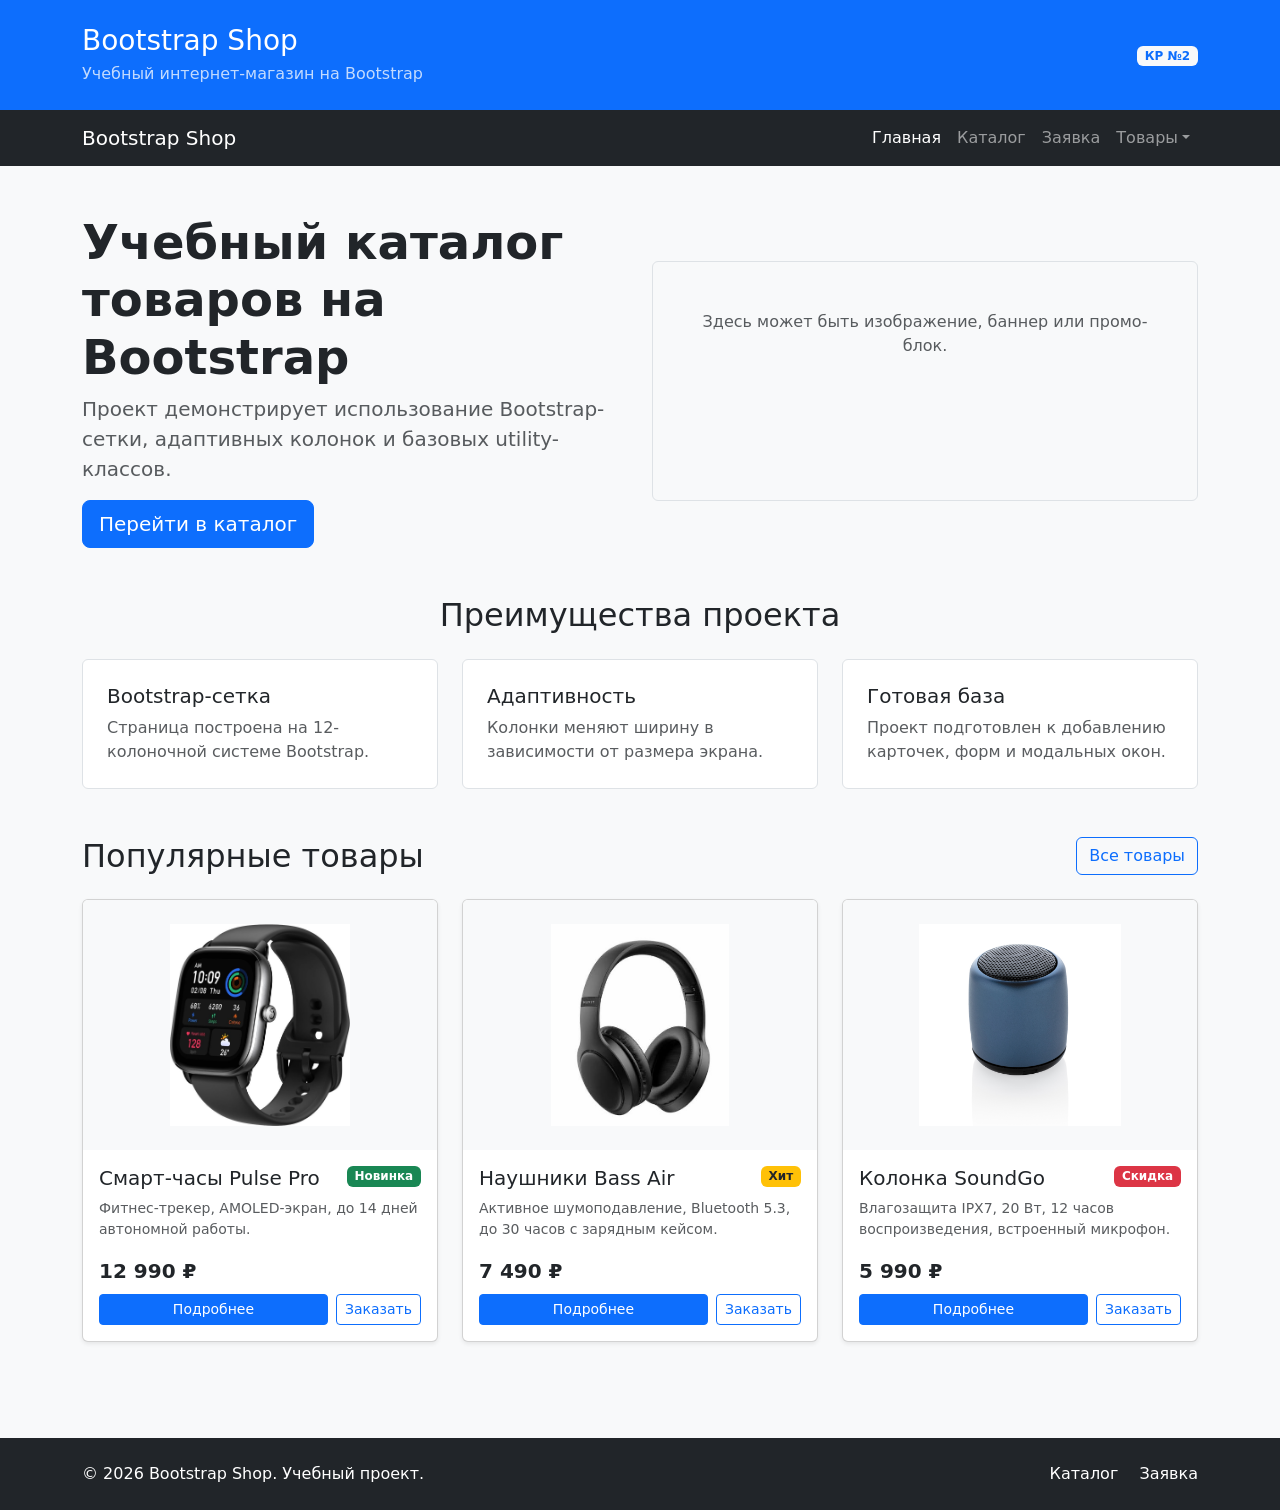
<file: index.html>
<!DOCTYPE html>
<html lang="ru">
<head>
  <meta charset="UTF-8">
  <meta name="viewport" content="width=device-width, initial-scale=1.0">
  <title>Главная – Bootstrap Shop</title>

  <link rel="stylesheet" href="vendor/bootstrap/css/bootstrap.min.css">
  <link rel="stylesheet" href="css/custom.css">
</head>
<body class="bg-light">

  <header class="bg-primary text-white py-4">
    <div class="container">
      <div class="row align-items-center">
        <div class="col-12 col-md-8">
          <h1 class="h3 mb-1">Bootstrap Shop</h1>
          <p class="mb-0 opacity-75">Учебный интернет-магазин на Bootstrap</p>
        </div>
        <div class="col-12 col-md-4 text-md-end mt-3 mt-md-0">
          <span class="badge bg-light text-primary">КР №2</span>
        </div>
      </div>
    </div>
  </header>

  <nav class="navbar navbar-expand-lg navbar-dark bg-dark">
    <div class="container">
      <a class="navbar-brand" href="index.html">Bootstrap Shop</a>
      <button class="navbar-toggler" type="button" data-bs-toggle="collapse" data-bs-target="#mainNavbar" aria-controls="mainNavbar" aria-expanded="false" aria-label="Переключить навигацию">
        <span class="navbar-toggler-icon"></span>
      </button>
      <div class="collapse navbar-collapse" id="mainNavbar">
        <ul class="navbar-nav ms-auto">
          <li class="nav-item"><a class="nav-link active" aria-current="page" href="index.html">Главная</a></li>
          <li class="nav-item"><a class="nav-link" href="catalog.html">Каталог</a></li>
          <li class="nav-item"><a class="nav-link" href="order.html">Заявка</a></li>
          <li class="nav-item dropdown">
            <a class="nav-link dropdown-toggle" href="#" role="button" data-bs-toggle="dropdown" aria-expanded="false">Товары</a>
            <ul class="dropdown-menu">
              <li><a class="dropdown-item" href="product.html">Смарт-часы Pulse Pro</a></li>
              <li><a class="dropdown-item" href="product-2.html">Наушники Bass Air</a></li>
              <li><a class="dropdown-item" href="product-3.html">Колонка SoundGo</a></li>
            </ul>
          </li>
        </ul>
      </div>
    </div>
  </nav>

  <main>
    <section class="container my-5">
      <div class="row align-items-center g-4">
        <div class="col-12 col-lg-6">
          <h2 class="display-5 fw-bold">Учебный каталог товаров на Bootstrap</h2>
          <p class="lead text-muted">Проект демонстрирует использование Bootstrap-сетки, адаптивных колонок и базовых utility-классов.</p>
          <a class="btn btn-primary btn-lg" href="catalog.html">Перейти в каталог</a>
        </div>
        <div class="col-12 col-lg-6">
          <div class="placeholder-box p-5 bg-light border rounded text-center">
            <p class="mb-0 text-muted">Здесь может быть изображение, баннер или промо-блок.</p>
          </div>
        </div>
      </div>
    </section>

    <section class="container my-5">
      <h2 class="text-center mb-4">Преимущества проекта</h2>
      <div class="row g-4">
        <div class="col-12 col-md-4">
          <div class="p-4 border rounded h-100 bg-white">
            <h3 class="h5">Bootstrap-сетка</h3>
            <p class="mb-0 text-muted">Страница построена на 12-колоночной системе Bootstrap.</p>
          </div>
        </div>
        <div class="col-12 col-md-4">
          <div class="p-4 border rounded h-100 bg-white">
            <h3 class="h5">Адаптивность</h3>
            <p class="mb-0 text-muted">Колонки меняют ширину в зависимости от размера экрана.</p>
          </div>
        </div>
        <div class="col-12 col-md-4">
          <div class="p-4 border rounded h-100 bg-white">
            <h3 class="h5">Готовая база</h3>
            <p class="mb-0 text-muted">Проект подготовлен к добавлению карточек, форм и модальных окон.</p>
          </div>
        </div>
      </div>
    </section>

    <section class="container my-5" id="popular">
      <div class="d-flex justify-content-between align-items-center mb-4">
        <h2 class="mb-0">Популярные товары</h2>
        <a class="btn btn-outline-primary" href="catalog.html">Все товары</a>
      </div>

      <div class="row g-4">
        <div class="col-12 col-md-6 col-lg-4">
          <div class="card h-100 shadow-sm product-card">
            <a href="product.html">
              <img src="images/product-1.jpg" class="card-img-top" alt="Смарт-часы Pulse Pro">
            </a>
            <div class="card-body d-flex flex-column">
              <div class="d-flex justify-content-between align-items-start mb-2">
                <h3 class="card-title h5 mb-0"><a href="product.html" class="text-decoration-none text-dark">Смарт-часы Pulse Pro</a></h3>
                <span class="badge bg-success">Новинка</span>
              </div>
              <p class="card-text text-muted small">Фитнес-трекер, AMOLED-экран, до 14 дней автономной работы.</p>
              <p class="fw-bold fs-5 mt-auto mb-2">12 990 ₽</p>
              <div class="d-flex gap-2">
                <a href="product.html" class="btn btn-primary btn-sm flex-grow-1">Подробнее</a>
                <button class="btn btn-outline-primary btn-sm" data-bs-toggle="modal" data-bs-target="#orderModal">Заказать</button>
              </div>
            </div>
          </div>
        </div>
        <div class="col-12 col-md-6 col-lg-4">
          <div class="card h-100 shadow-sm product-card">
            <a href="product-2.html">
              <img src="images/product-2.jpg" class="card-img-top" alt="Беспроводные наушники Bass Air">
            </a>
            <div class="card-body d-flex flex-column">
              <div class="d-flex justify-content-between align-items-start mb-2">
                <h3 class="card-title h5 mb-0"><a href="product-2.html" class="text-decoration-none text-dark">Наушники Bass Air</a></h3>
                <span class="badge bg-warning text-dark">Хит</span>
              </div>
              <p class="card-text text-muted small">Активное шумоподавление, Bluetooth 5.3, до 30 часов с зарядным кейсом.</p>
              <p class="fw-bold fs-5 mt-auto mb-2">7 490 ₽</p>
              <div class="d-flex gap-2">
                <a href="product-2.html" class="btn btn-primary btn-sm flex-grow-1">Подробнее</a>
                <button class="btn btn-outline-primary btn-sm" data-bs-toggle="modal" data-bs-target="#orderModal">Заказать</button>
              </div>
            </div>
          </div>
        </div>
        <div class="col-12 col-md-6 col-lg-4">
          <div class="card h-100 shadow-sm product-card">
            <a href="product-3.html">
              <img src="images/product-3.jpg" class="card-img-top" alt="Портативная колонка SoundGo">
            </a>
            <div class="card-body d-flex flex-column">
              <div class="d-flex justify-content-between align-items-start mb-2">
                <h3 class="card-title h5 mb-0"><a href="product-3.html" class="text-decoration-none text-dark">Колонка SoundGo</a></h3>
                <span class="badge bg-danger">Скидка</span>
              </div>
              <p class="card-text text-muted small">Влагозащита IPX7, 20 Вт, 12 часов воспроизведения, встроенный микрофон.</p>
              <p class="fw-bold fs-5 mt-auto mb-2">5 990 ₽</p>
              <div class="d-flex gap-2">
                <a href="product-3.html" class="btn btn-primary btn-sm flex-grow-1">Подробнее</a>
                <button class="btn btn-outline-primary btn-sm" data-bs-toggle="modal" data-bs-target="#orderModal">Заказать</button>
              </div>
            </div>
          </div>
        </div>
      </div>
    </section>
  </main>

  <footer class="bg-dark text-white py-4 mt-5">
    <div class="container">
      <div class="row align-items-center g-3">
        <div class="col-12 col-md-6">
          <p class="mb-0">&copy; 2026 Bootstrap Shop. Учебный проект.</p>
        </div>
        <div class="col-12 col-md-6 text-md-end">
          <a class="text-white text-decoration-none me-3" href="catalog.html">Каталог</a>
          <a class="text-white text-decoration-none" href="order.html">Заявка</a>
        </div>
      </div>
    </div>
  </footer>

  <div class="modal fade" id="orderModal" tabindex="-1" aria-labelledby="orderModalLabel" aria-hidden="true">
    <div class="modal-dialog">
      <div class="modal-content">
        <div class="modal-header">
          <h5 class="modal-title" id="orderModalLabel">Быстрая заявка</h5>
          <button type="button" class="btn-close" data-bs-dismiss="modal" aria-label="Закрыть"></button>
        </div>
        <div class="modal-body">
          <p class="text-muted">Оставьте контактные данные, и менеджер свяжется с вами.</p>
          <form>
            <div class="mb-3">
              <label for="modal-name" class="form-label">Имя</label>
              <input type="text" class="form-control" id="modal-name" required>
            </div>
            <div class="mb-3">
              <label for="modal-phone" class="form-label">Телефон</label>
              <input type="tel" class="form-control" id="modal-phone" required>
            </div>
            <div class="form-check mb-3">
              <input class="form-check-input" type="checkbox" id="modal-agree" required>
              <label class="form-check-label" for="modal-agree">Согласен на обработку данных</label>
            </div>
          </form>
        </div>
        <div class="modal-footer">
          <button type="button" class="btn btn-secondary" data-bs-dismiss="modal">Закрыть</button>
          <button type="button" class="btn btn-primary">Отправить</button>
        </div>
      </div>
    </div>
  </div>

  <script src="vendor/bootstrap/js/bootstrap.bundle.min.js"></script>
</body>
</html>
</file>
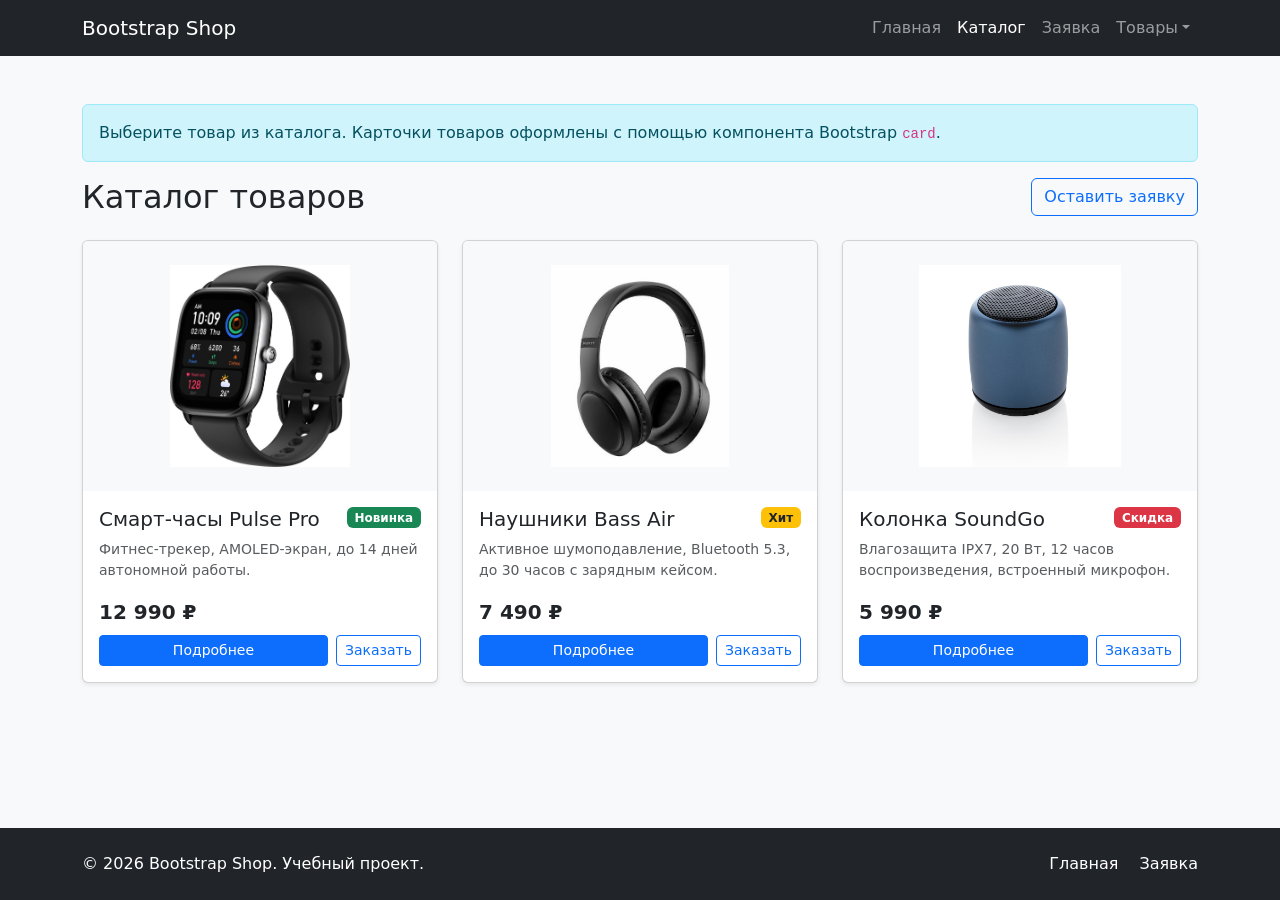
<file: catalog.html>
<!DOCTYPE html>
<html lang="ru">
<head>
  <meta charset="UTF-8">
  <meta name="viewport" content="width=device-width, initial-scale=1.0">
  <title>Каталог – Bootstrap Shop</title>
  <link rel="stylesheet" href="vendor/bootstrap/css/bootstrap.min.css">
  <link rel="stylesheet" href="css/custom.css">
</head>
<body class="bg-light">

  <nav class="navbar navbar-expand-lg navbar-dark bg-dark">
    <div class="container">
      <a class="navbar-brand" href="index.html">Bootstrap Shop</a>
      <button class="navbar-toggler" type="button" data-bs-toggle="collapse" data-bs-target="#mainNavbar" aria-controls="mainNavbar" aria-expanded="false" aria-label="Переключить навигацию">
        <span class="navbar-toggler-icon"></span>
      </button>
      <div class="collapse navbar-collapse" id="mainNavbar">
        <ul class="navbar-nav ms-auto">
          <li class="nav-item"><a class="nav-link" href="index.html">Главная</a></li>
          <li class="nav-item"><a class="nav-link active" aria-current="page" href="catalog.html">Каталог</a></li>
          <li class="nav-item"><a class="nav-link" href="order.html">Заявка</a></li>
          <li class="nav-item dropdown">
            <a class="nav-link dropdown-toggle" href="#" role="button" data-bs-toggle="dropdown" aria-expanded="false">Товары</a>
            <ul class="dropdown-menu">
              <li><a class="dropdown-item" href="product.html">Смарт-часы Pulse Pro</a></li>
              <li><a class="dropdown-item" href="product-2.html">Наушники Bass Air</a></li>
              <li><a class="dropdown-item" href="product-3.html">Колонка SoundGo</a></li>
            </ul>
          </li>
        </ul>
      </div>
    </div>
  </nav>

  <main class="container my-5">
    <div class="alert alert-info" role="alert">
      Выберите товар из каталога. Карточки товаров оформлены с помощью компонента Bootstrap <code>card</code>.
    </div>

    <div class="d-flex justify-content-between align-items-center mb-4">
      <h1 class="h2 mb-0">Каталог товаров</h1>
      <a class="btn btn-outline-primary" href="order.html">Оставить заявку</a>
    </div>

    <div class="row g-4">
      <div class="col-12 col-md-6 col-lg-4">
        <div class="card h-100 shadow-sm product-card">
          <a href="product.html">
            <img src="images/product-1.jpg" class="card-img-top" alt="Смарт-часы Pulse Pro">
          </a>
          <div class="card-body d-flex flex-column">
            <div class="d-flex justify-content-between align-items-start mb-2">
              <h2 class="card-title h5 mb-0"><a href="product.html" class="text-decoration-none text-dark">Смарт-часы Pulse Pro</a></h2>
              <span class="badge bg-success">Новинка</span>
            </div>
            <p class="card-text text-muted small">Фитнес-трекер, AMOLED-экран, до 14 дней автономной работы.</p>
            <p class="fw-bold fs-5 mt-auto mb-2">12 990 ₽</p>
            <div class="d-flex gap-2">
              <a href="product.html" class="btn btn-primary btn-sm flex-grow-1">Подробнее</a>
              <button class="btn btn-outline-primary btn-sm" data-bs-toggle="modal" data-bs-target="#orderModal">Заказать</button>
            </div>
          </div>
        </div>
      </div>
      <div class="col-12 col-md-6 col-lg-4">
        <div class="card h-100 shadow-sm product-card">
          <a href="product-2.html">
            <img src="images/product-2.jpg" class="card-img-top" alt="Беспроводные наушники Bass Air">
          </a>
          <div class="card-body d-flex flex-column">
            <div class="d-flex justify-content-between align-items-start mb-2">
              <h2 class="card-title h5 mb-0"><a href="product-2.html" class="text-decoration-none text-dark">Наушники Bass Air</a></h2>
              <span class="badge bg-warning text-dark">Хит</span>
            </div>
            <p class="card-text text-muted small">Активное шумоподавление, Bluetooth 5.3, до 30 часов с зарядным кейсом.</p>
            <p class="fw-bold fs-5 mt-auto mb-2">7 490 ₽</p>
            <div class="d-flex gap-2">
              <a href="product-2.html" class="btn btn-primary btn-sm flex-grow-1">Подробнее</a>
              <button class="btn btn-outline-primary btn-sm" data-bs-toggle="modal" data-bs-target="#orderModal">Заказать</button>
            </div>
          </div>
        </div>
      </div>
      <div class="col-12 col-md-6 col-lg-4">
        <div class="card h-100 shadow-sm product-card">
          <a href="product-3.html">
            <img src="images/product-3.jpg" class="card-img-top" alt="Портативная колонка SoundGo">
          </a>
          <div class="card-body d-flex flex-column">
            <div class="d-flex justify-content-between align-items-start mb-2">
              <h2 class="card-title h5 mb-0"><a href="product-3.html" class="text-decoration-none text-dark">Колонка SoundGo</a></h2>
              <span class="badge bg-danger">Скидка</span>
            </div>
            <p class="card-text text-muted small">Влагозащита IPX7, 20 Вт, 12 часов воспроизведения, встроенный микрофон.</p>
            <p class="fw-bold fs-5 mt-auto mb-2">5 990 ₽</p>
            <div class="d-flex gap-2">
              <a href="product-3.html" class="btn btn-primary btn-sm flex-grow-1">Подробнее</a>
              <button class="btn btn-outline-primary btn-sm" data-bs-toggle="modal" data-bs-target="#orderModal">Заказать</button>
            </div>
          </div>
        </div>
      </div>
    </div>
  </main>

  <footer class="bg-dark text-white py-4 mt-5">
    <div class="container">
      <div class="row align-items-center g-3">
        <div class="col-12 col-md-6">
          <p class="mb-0">&copy; 2026 Bootstrap Shop. Учебный проект.</p>
        </div>
        <div class="col-12 col-md-6 text-md-end">
          <a class="text-white text-decoration-none me-3" href="index.html">Главная</a>
          <a class="text-white text-decoration-none" href="order.html">Заявка</a>
        </div>
      </div>
    </div>
  </footer>

  <div class="modal fade" id="orderModal" tabindex="-1" aria-labelledby="orderModalLabel" aria-hidden="true">
    <div class="modal-dialog">
      <div class="modal-content">
        <div class="modal-header">
          <h5 class="modal-title" id="orderModalLabel">Быстрая заявка</h5>
          <button type="button" class="btn-close" data-bs-dismiss="modal" aria-label="Закрыть"></button>
        </div>
        <div class="modal-body">
          <p class="text-muted">Оставьте контактные данные, и менеджер свяжется с вами.</p>
          <form>
            <div class="mb-3">
              <label for="modal-name" class="form-label">Имя</label>
              <input type="text" class="form-control" id="modal-name" required>
            </div>
            <div class="mb-3">
              <label for="modal-phone" class="form-label">Телефон</label>
              <input type="tel" class="form-control" id="modal-phone" required>
            </div>
            <div class="form-check mb-3">
              <input class="form-check-input" type="checkbox" id="modal-agree" required>
              <label class="form-check-label" for="modal-agree">Согласен на обработку данных</label>
            </div>
          </form>
        </div>
        <div class="modal-footer">
          <button type="button" class="btn btn-secondary" data-bs-dismiss="modal">Закрыть</button>
          <button type="button" class="btn btn-primary">Отправить</button>
        </div>
      </div>
    </div>
  </div>

  <script src="vendor/bootstrap/js/bootstrap.bundle.min.js"></script>
</body>
</html>
</file>
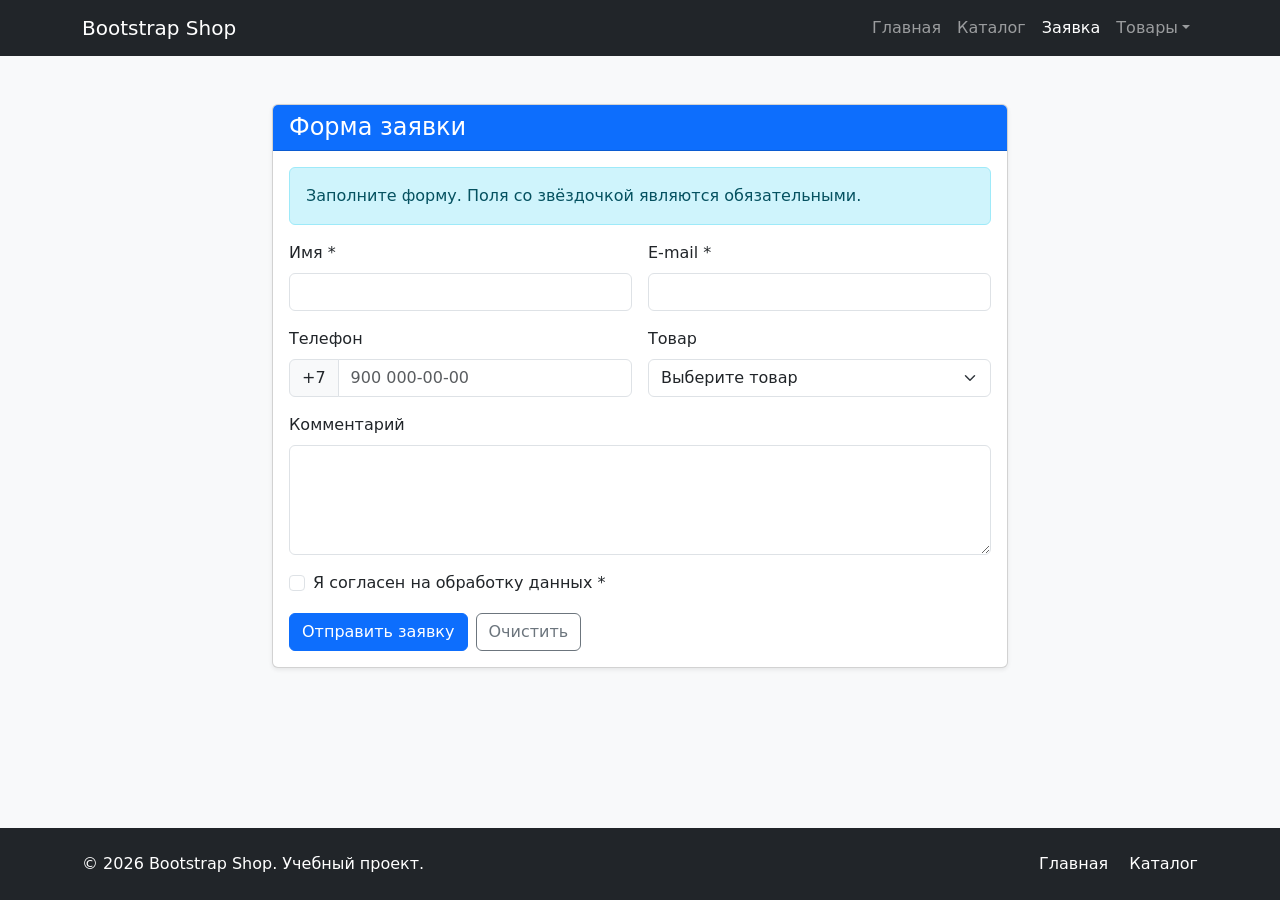
<file: order.html>
<!DOCTYPE html>
<html lang="ru">
<head>
  <meta charset="UTF-8">
  <meta name="viewport" content="width=device-width, initial-scale=1.0">
  <title>Заявка – Bootstrap Shop</title>
  <link rel="stylesheet" href="vendor/bootstrap/css/bootstrap.min.css">
  <link rel="stylesheet" href="css/custom.css">
</head>
<body class="bg-light">

  <nav class="navbar navbar-expand-lg navbar-dark bg-dark">
    <div class="container">
      <a class="navbar-brand" href="index.html">Bootstrap Shop</a>
      <button class="navbar-toggler" type="button" data-bs-toggle="collapse" data-bs-target="#mainNavbar" aria-controls="mainNavbar" aria-expanded="false" aria-label="Переключить навигацию">
        <span class="navbar-toggler-icon"></span>
      </button>
      <div class="collapse navbar-collapse" id="mainNavbar">
        <ul class="navbar-nav ms-auto">
          <li class="nav-item"><a class="nav-link" href="index.html">Главная</a></li>
          <li class="nav-item"><a class="nav-link" href="catalog.html">Каталог</a></li>
          <li class="nav-item"><a class="nav-link active" aria-current="page" href="order.html">Заявка</a></li>
          <li class="nav-item dropdown">
            <a class="nav-link dropdown-toggle" href="#" role="button" data-bs-toggle="dropdown" aria-expanded="false">Товары</a>
            <ul class="dropdown-menu">
              <li><a class="dropdown-item" href="product.html">Смарт-часы Pulse Pro</a></li>
              <li><a class="dropdown-item" href="product-2.html">Наушники Bass Air</a></li>
              <li><a class="dropdown-item" href="product-3.html">Колонка SoundGo</a></li>
            </ul>
          </li>
        </ul>
      </div>
    </div>
  </nav>

  <main class="container my-5">
    <div class="row justify-content-center">
      <div class="col-12 col-lg-8">
        <div class="card shadow-sm">
          <div class="card-header bg-primary text-white">
            <h1 class="h4 mb-0">Форма заявки</h1>
          </div>
          <div class="card-body">
            <div class="alert alert-info" role="alert">
              Заполните форму. Поля со звёздочкой являются обязательными.
            </div>

            <form>
              <div class="row g-3">
                <div class="col-12 col-md-6">
                  <label for="order-name" class="form-label">Имя *</label>
                  <input type="text" class="form-control" id="order-name" name="name" required>
                </div>
                <div class="col-12 col-md-6">
                  <label for="order-email" class="form-label">E-mail *</label>
                  <input type="email" class="form-control" id="order-email" name="email" required>
                </div>
                <div class="col-12 col-md-6">
                  <label for="order-phone" class="form-label">Телефон</label>
                  <div class="input-group">
                    <span class="input-group-text">+7</span>
                    <input type="tel" class="form-control" id="order-phone" name="phone" placeholder="900 000-00-00">
                  </div>
                </div>
                <div class="col-12 col-md-6">
                  <label for="order-product" class="form-label">Товар</label>
                  <select class="form-select" id="order-product" name="product">
                    <option selected>Выберите товар</option>
                    <option value="smartwatch">Смарт-часы Pulse Pro</option>
                    <option value="headphones">Наушники Bass Air</option>
                    <option value="speaker">Колонка SoundGo</option>
                  </select>
                </div>
                <div class="col-12">
                  <label for="order-comment" class="form-label">Комментарий</label>
                  <textarea class="form-control" id="order-comment" name="comment" rows="4"></textarea>
                </div>
                <div class="col-12">
                  <div class="form-check">
                    <input class="form-check-input" type="checkbox" id="order-agree" name="agree" required>
                    <label class="form-check-label" for="order-agree">Я согласен на обработку данных *</label>
                  </div>
                </div>
                <div class="col-12 d-flex gap-2">
                  <button type="submit" class="btn btn-primary">Отправить заявку</button>
                  <button type="reset" class="btn btn-outline-secondary">Очистить</button>
                </div>
              </div>
            </form>
          </div>
        </div>
      </div>
    </div>
  </main>

  <footer class="bg-dark text-white py-4 mt-5">
    <div class="container">
      <div class="row align-items-center g-3">
        <div class="col-12 col-md-6">
          <p class="mb-0">&copy; 2026 Bootstrap Shop. Учебный проект.</p>
        </div>
        <div class="col-12 col-md-6 text-md-end">
          <a class="text-white text-decoration-none me-3" href="index.html">Главная</a>
          <a class="text-white text-decoration-none" href="catalog.html">Каталог</a>
        </div>
      </div>
    </div>
  </footer>

  <script src="vendor/bootstrap/js/bootstrap.bundle.min.js"></script>
</body>
</html>
</file>
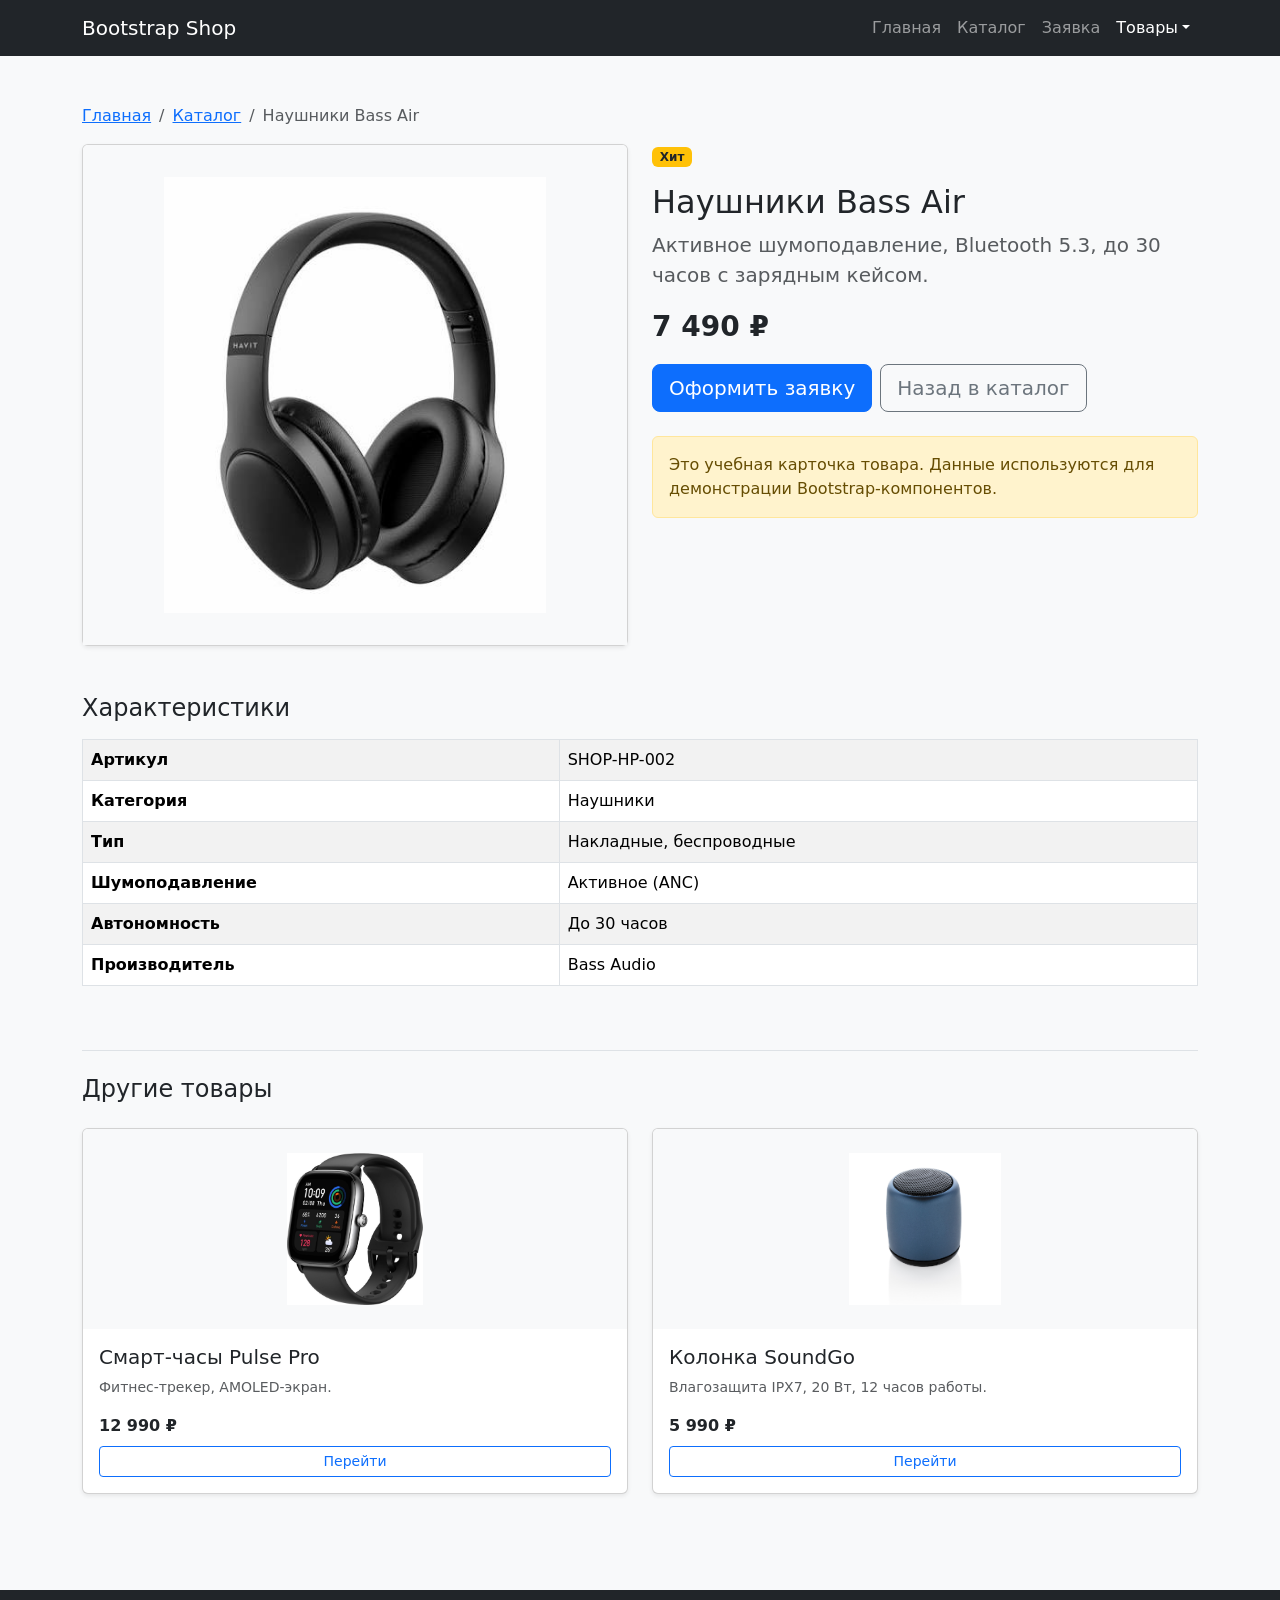
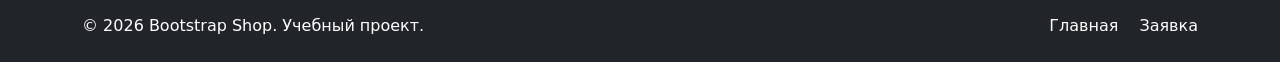
<file: product-2.html>
<!DOCTYPE html>
<html lang="ru">
<head>
  <meta charset="UTF-8">
  <meta name="viewport" content="width=device-width, initial-scale=1.0">
  <title>Наушники Bass Air – Bootstrap Shop</title>
  <link rel="stylesheet" href="vendor/bootstrap/css/bootstrap.min.css">
  <link rel="stylesheet" href="css/custom.css">
</head>
<body class="bg-light">

  <nav class="navbar navbar-expand-lg navbar-dark bg-dark">
    <div class="container">
      <a class="navbar-brand" href="index.html">Bootstrap Shop</a>
      <button class="navbar-toggler" type="button" data-bs-toggle="collapse" data-bs-target="#mainNavbar" aria-controls="mainNavbar" aria-expanded="false" aria-label="Переключить навигацию">
        <span class="navbar-toggler-icon"></span>
      </button>
      <div class="collapse navbar-collapse" id="mainNavbar">
        <ul class="navbar-nav ms-auto">
          <li class="nav-item"><a class="nav-link" href="index.html">Главная</a></li>
          <li class="nav-item"><a class="nav-link" href="catalog.html">Каталог</a></li>
          <li class="nav-item"><a class="nav-link" href="order.html">Заявка</a></li>
          <li class="nav-item dropdown">
            <a class="nav-link dropdown-toggle active" href="#" role="button" data-bs-toggle="dropdown" aria-expanded="false">Товары</a>
            <ul class="dropdown-menu">
              <li><a class="dropdown-item" href="product.html">Смарт-часы Pulse Pro</a></li>
              <li><a class="dropdown-item active" href="product-2.html">Наушники Bass Air</a></li>
              <li><a class="dropdown-item" href="product-3.html">Колонка SoundGo</a></li>
            </ul>
          </li>
        </ul>
      </div>
    </div>
  </nav>

  <main class="container my-5">
    <nav aria-label="breadcrumb">
      <ol class="breadcrumb">
        <li class="breadcrumb-item"><a href="index.html">Главная</a></li>
        <li class="breadcrumb-item"><a href="catalog.html">Каталог</a></li>
        <li class="breadcrumb-item active" aria-current="page">Наушники Bass Air</li>
      </ol>
    </nav>

    <div class="row g-4">
      <div class="col-12 col-lg-6">
        <div class="card shadow-sm">
          <img src="images/product-2.jpg" class="card-img-top product-detail-img" alt="Наушники Bass Air">
        </div>
      </div>
      
      <div class="col-12 col-lg-6">
        <span class="badge bg-warning text-dark mb-3">Хит</span>
        <h1 class="h2">Наушники Bass Air</h1>
        <p class="lead text-muted">Активное шумоподавление, Bluetooth 5.3, до 30 часов с зарядным кейсом.</p>
        <p class="fs-3 fw-bold">7 490 ₽</p>

        <div class="d-flex gap-2 mb-4">
          <a href="order.html" class="btn btn-primary btn-lg">Оформить заявку</a>
          <a href="catalog.html" class="btn btn-outline-secondary btn-lg">Назад в каталог</a>
        </div>

        <div class="alert alert-warning" role="alert">
          Это учебная карточка товара. Данные используются для демонстрации Bootstrap-компонентов.
        </div>
      </div>
    </div>

    <section class="mt-5">
      <h2 class="h4 mb-3">Характеристики</h2>
      <div class="table-responsive">
        <table class="table table-striped table-bordered align-middle">
          <tbody>
            <tr><th scope="row">Артикул</th><td>SHOP-HP-002</td></tr>
            <tr><th scope="row">Категория</th><td>Наушники</td></tr>
            <tr><th scope="row">Тип</th><td>Накладные, беспроводные</td></tr>
            <tr><th scope="row">Шумоподавление</th><td>Активное (ANC)</td></tr>
            <tr><th scope="row">Автономность</th><td>До 30 часов</td></tr>
            <tr><th scope="row">Производитель</th><td>Bass Audio</td></tr>
          </tbody>
        </table>
      </div>
    </section>

    <!-- Блок "Другие товары" -->
    <section class="mt-5 border-top pt-4">
      <h2 class="h4 mb-4">Другие товары</h2>
      <div class="row g-4">
        <div class="col-12 col-md-6">
          <div class="card h-100 shadow-sm product-card">
            <img src="images/product-1.jpg" class="card-img-top" alt="Смарт-часы Pulse Pro" style="height: 200px;">
            <div class="card-body d-flex flex-column">
              <h3 class="h5"><a href="product.html" class="text-decoration-none text-dark">Смарт-часы Pulse Pro</a></h3>
              <p class="text-muted small mb-3">Фитнес-трекер, AMOLED-экран.</p>
              <p class="fw-bold mt-auto mb-2">12 990 ₽</p>
              <a href="product.html" class="btn btn-outline-primary btn-sm">Перейти</a>
            </div>
          </div>
        </div>
        <div class="col-12 col-md-6">
          <div class="card h-100 shadow-sm product-card">
            <img src="images/product-3.jpg" class="card-img-top" alt="Колонка SoundGo" style="height: 200px;">
            <div class="card-body d-flex flex-column">
              <h3 class="h5"><a href="product-3.html" class="text-decoration-none text-dark">Колонка SoundGo</a></h3>
              <p class="text-muted small mb-3">Влагозащита IPX7, 20 Вт, 12 часов работы.</p>
              <p class="fw-bold mt-auto mb-2">5 990 ₽</p>
              <a href="product-3.html" class="btn btn-outline-primary btn-sm">Перейти</a>
            </div>
          </div>
        </div>
      </div>
    </section>
  </main>

  <footer class="bg-dark text-white py-4 mt-5">
    <div class="container">
      <div class="row align-items-center g-3">
        <div class="col-12 col-md-6">
          <p class="mb-0">&copy; 2026 Bootstrap Shop. Учебный проект.</p>
        </div>
        <div class="col-12 col-md-6 text-md-end">
          <a class="text-white text-decoration-none me-3" href="index.html">Главная</a>
          <a class="text-white text-decoration-none" href="order.html">Заявка</a>
        </div>
      </div>
    </div>
  </footer>

  <script src="vendor/bootstrap/js/bootstrap.bundle.min.js"></script>
</body>
</html>
</file>
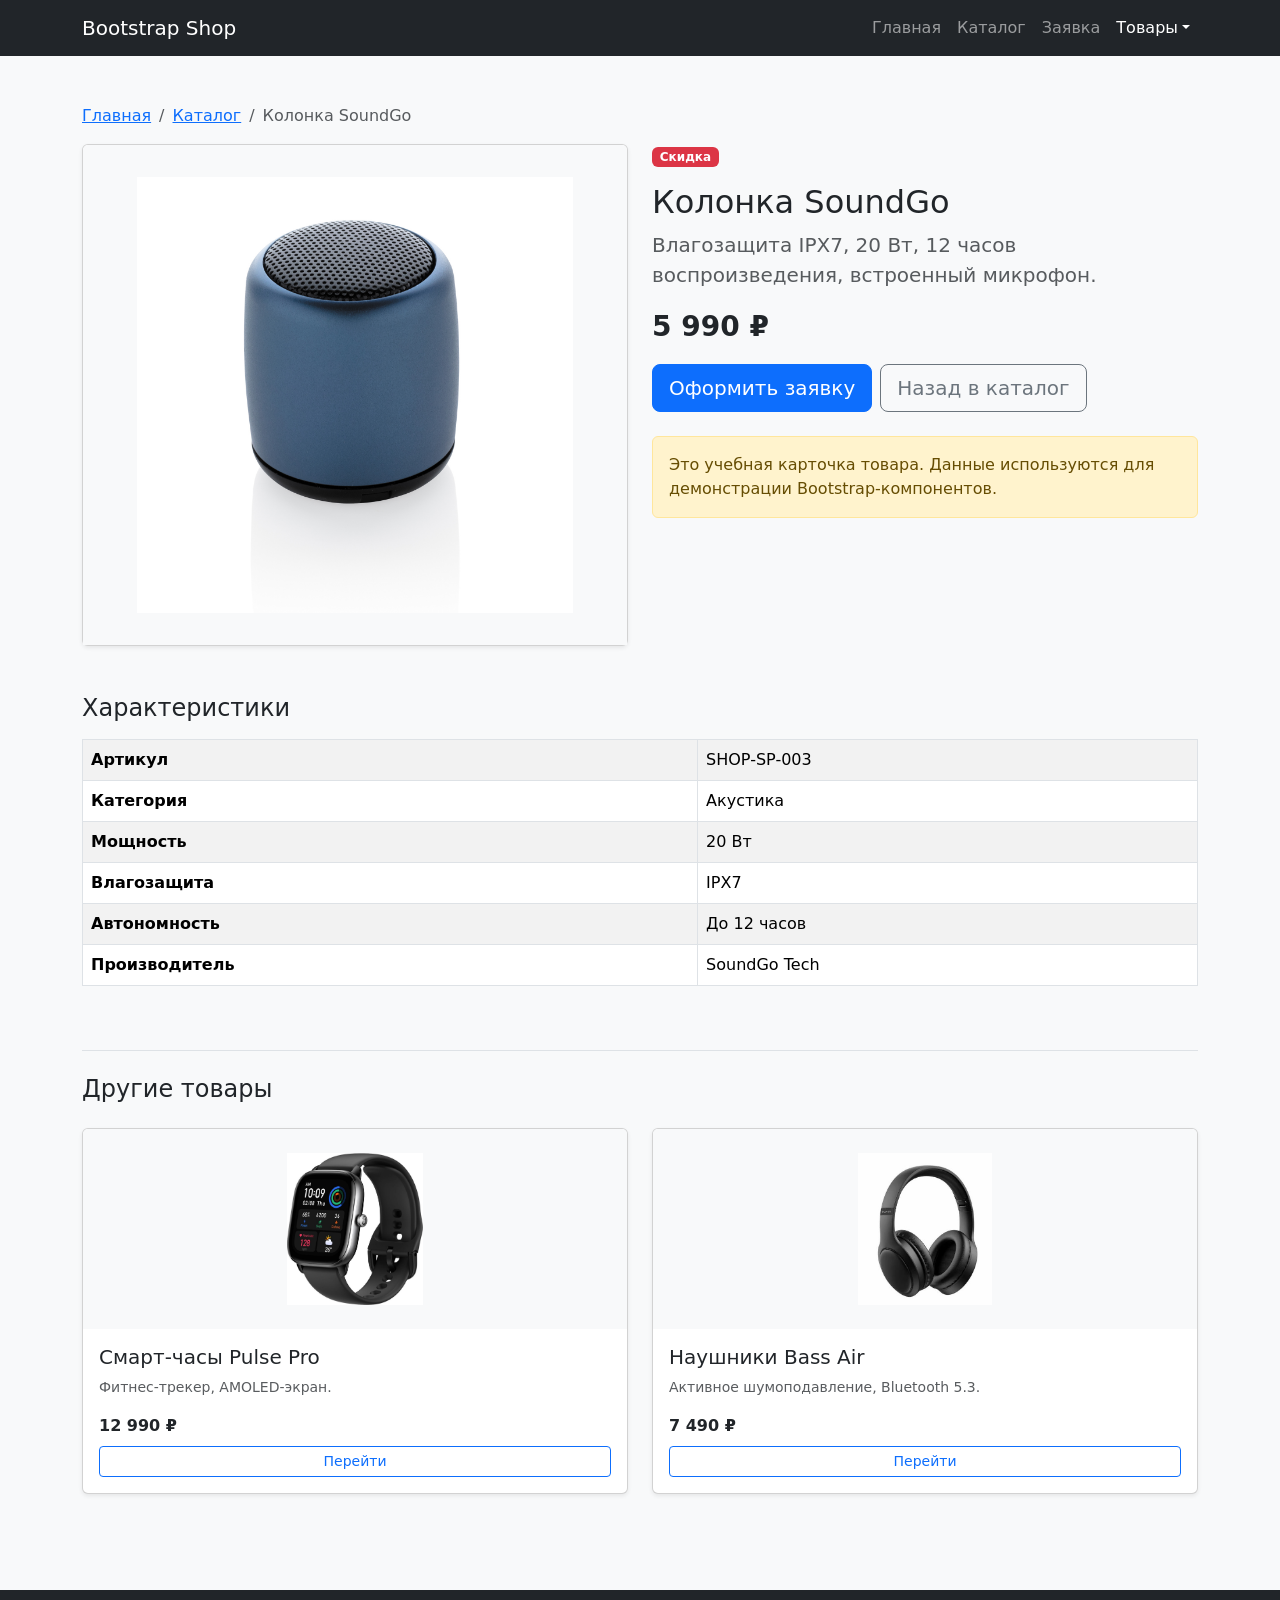
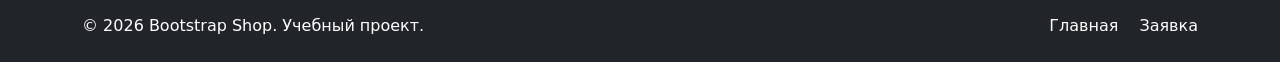
<file: product-3.html>
<!DOCTYPE html>
<html lang="ru">
<head>
  <meta charset="UTF-8">
  <meta name="viewport" content="width=device-width, initial-scale=1.0">
  <title>Колонка SoundGo – Bootstrap Shop</title>
  <link rel="stylesheet" href="vendor/bootstrap/css/bootstrap.min.css">
  <link rel="stylesheet" href="css/custom.css">
</head>
<body class="bg-light">

  <nav class="navbar navbar-expand-lg navbar-dark bg-dark">
    <div class="container">
      <a class="navbar-brand" href="index.html">Bootstrap Shop</a>
      <button class="navbar-toggler" type="button" data-bs-toggle="collapse" data-bs-target="#mainNavbar" aria-controls="mainNavbar" aria-expanded="false" aria-label="Переключить навигацию">
        <span class="navbar-toggler-icon"></span>
      </button>
      <div class="collapse navbar-collapse" id="mainNavbar">
        <ul class="navbar-nav ms-auto">
          <li class="nav-item"><a class="nav-link" href="index.html">Главная</a></li>
          <li class="nav-item"><a class="nav-link" href="catalog.html">Каталог</a></li>
          <li class="nav-item"><a class="nav-link" href="order.html">Заявка</a></li>
          <li class="nav-item dropdown">
            <a class="nav-link dropdown-toggle active" href="#" role="button" data-bs-toggle="dropdown" aria-expanded="false">Товары</a>
            <ul class="dropdown-menu">
              <li><a class="dropdown-item" href="product.html">Смарт-часы Pulse Pro</a></li>
              <li><a class="dropdown-item" href="product-2.html">Наушники Bass Air</a></li>
              <li><a class="dropdown-item active" href="product-3.html">Колонка SoundGo</a></li>
            </ul>
          </li>
        </ul>
      </div>
    </div>
  </nav>

  <main class="container my-5">
    <nav aria-label="breadcrumb">
      <ol class="breadcrumb">
        <li class="breadcrumb-item"><a href="index.html">Главная</a></li>
        <li class="breadcrumb-item"><a href="catalog.html">Каталог</a></li>
        <li class="breadcrumb-item active" aria-current="page">Колонка SoundGo</li>
      </ol>
    </nav>

    <div class="row g-4">
      <div class="col-12 col-lg-6">
        <div class="card shadow-sm">
          <img src="images/product-3.jpg" class="card-img-top product-detail-img" alt="Портативная колонка SoundGo">
        </div>
      </div>
      
      <div class="col-12 col-lg-6">
        <span class="badge bg-danger mb-3">Скидка</span>
        <h1 class="h2">Колонка SoundGo</h1>
        <p class="lead text-muted">Влагозащита IPX7, 20 Вт, 12 часов воспроизведения, встроенный микрофон.</p>
        <p class="fs-3 fw-bold">5 990 ₽</p>

        <div class="d-flex gap-2 mb-4">
          <a href="order.html" class="btn btn-primary btn-lg">Оформить заявку</a>
          <a href="catalog.html" class="btn btn-outline-secondary btn-lg">Назад в каталог</a>
        </div>

        <div class="alert alert-warning" role="alert">
          Это учебная карточка товара. Данные используются для демонстрации Bootstrap-компонентов.
        </div>
      </div>
    </div>

    <section class="mt-5">
      <h2 class="h4 mb-3">Характеристики</h2>
      <div class="table-responsive">
        <table class="table table-striped table-bordered align-middle">
          <tbody>
            <tr><th scope="row">Артикул</th><td>SHOP-SP-003</td></tr>
            <tr><th scope="row">Категория</th><td>Акустика</td></tr>
            <tr><th scope="row">Мощность</th><td>20 Вт</td></tr>
            <tr><th scope="row">Влагозащита</th><td>IPX7</td></tr>
            <tr><th scope="row">Автономность</th><td>До 12 часов</td></tr>
            <tr><th scope="row">Производитель</th><td>SoundGo Tech</td></tr>
          </tbody>
        </table>
      </div>
    </section>

    <!-- Блок "Другие товары" -->
    <section class="mt-5 border-top pt-4">
      <h2 class="h4 mb-4">Другие товары</h2>
      <div class="row g-4">
        <div class="col-12 col-md-6">
          <div class="card h-100 shadow-sm product-card">
            <img src="images/product-1.jpg" class="card-img-top" alt="Смарт-часы Pulse Pro" style="height: 200px;">
            <div class="card-body d-flex flex-column">
              <h3 class="h5"><a href="product.html" class="text-decoration-none text-dark">Смарт-часы Pulse Pro</a></h3>
              <p class="text-muted small mb-3">Фитнес-трекер, AMOLED-экран.</p>
              <p class="fw-bold mt-auto mb-2">12 990 ₽</p>
              <a href="product.html" class="btn btn-outline-primary btn-sm">Перейти</a>
            </div>
          </div>
        </div>
        <div class="col-12 col-md-6">
          <div class="card h-100 shadow-sm product-card">
            <img src="images/product-2.jpg" class="card-img-top" alt="Наушники Bass Air" style="height: 200px;">
            <div class="card-body d-flex flex-column">
              <h3 class="h5"><a href="product-2.html" class="text-decoration-none text-dark">Наушники Bass Air</a></h3>
              <p class="text-muted small mb-3">Активное шумоподавление, Bluetooth 5.3.</p>
              <p class="fw-bold mt-auto mb-2">7 490 ₽</p>
              <a href="product-2.html" class="btn btn-outline-primary btn-sm">Перейти</a>
            </div>
          </div>
        </div>
      </div>
    </section>
  </main>

  <footer class="bg-dark text-white py-4 mt-5">
    <div class="container">
      <div class="row align-items-center g-3">
        <div class="col-12 col-md-6">
          <p class="mb-0">&copy; 2026 Bootstrap Shop. Учебный проект.</p>
        </div>
        <div class="col-12 col-md-6 text-md-end">
          <a class="text-white text-decoration-none me-3" href="index.html">Главная</a>
          <a class="text-white text-decoration-none" href="order.html">Заявка</a>
        </div>
      </div>
    </div>
  </footer>

  <script src="vendor/bootstrap/js/bootstrap.bundle.min.js"></script>
</body>
</html>
</file>
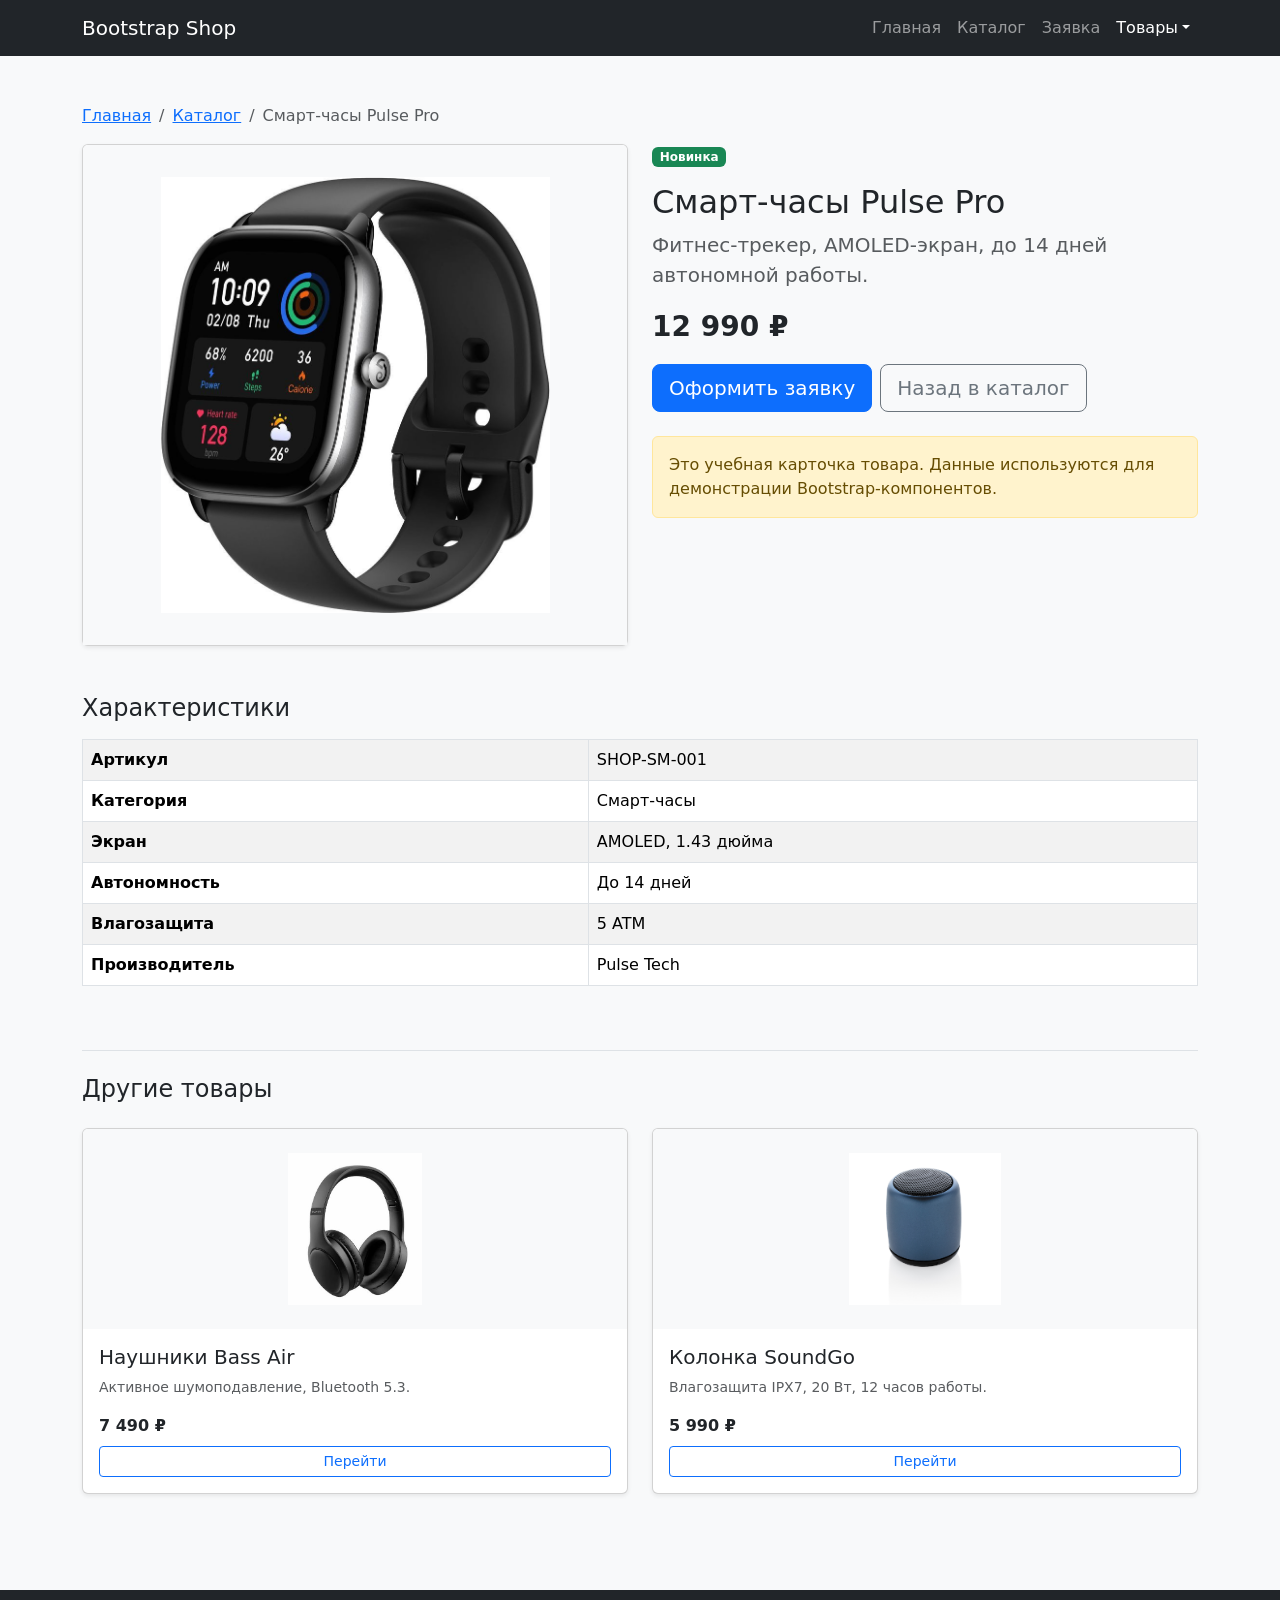
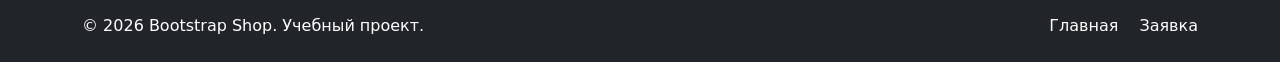
<file: product.html>
<!DOCTYPE html>
<html lang="ru">
<head>
  <meta charset="UTF-8">
  <meta name="viewport" content="width=device-width, initial-scale=1.0">
  <title>Смарт-часы Pulse Pro – Bootstrap Shop</title>
  <link rel="stylesheet" href="vendor/bootstrap/css/bootstrap.min.css">
  <link rel="stylesheet" href="css/custom.css">
</head>
<body class="bg-light">

  <nav class="navbar navbar-expand-lg navbar-dark bg-dark">
    <div class="container">
      <a class="navbar-brand" href="index.html">Bootstrap Shop</a>
      <button class="navbar-toggler" type="button" data-bs-toggle="collapse" data-bs-target="#mainNavbar" aria-controls="mainNavbar" aria-expanded="false" aria-label="Переключить навигацию">
        <span class="navbar-toggler-icon"></span>
      </button>
      <div class="collapse navbar-collapse" id="mainNavbar">
        <ul class="navbar-nav ms-auto">
          <li class="nav-item"><a class="nav-link" href="index.html">Главная</a></li>
          <li class="nav-item"><a class="nav-link" href="catalog.html">Каталог</a></li>
          <li class="nav-item"><a class="nav-link" href="order.html">Заявка</a></li>
          <!-- Выпадающее меню со всеми товарами -->
          <li class="nav-item dropdown">
            <a class="nav-link dropdown-toggle active" href="#" role="button" data-bs-toggle="dropdown" aria-expanded="false">Товары</a>
            <ul class="dropdown-menu">
              <li><a class="dropdown-item active" href="product.html">Смарт-часы Pulse Pro</a></li>
              <li><a class="dropdown-item" href="product-2.html">Наушники Bass Air</a></li>
              <li><a class="dropdown-item" href="product-3.html">Колонка SoundGo</a></li>
            </ul>
          </li>
        </ul>
      </div>
    </div>
  </nav>

  <main class="container my-5">
    <nav aria-label="breadcrumb">
      <ol class="breadcrumb">
        <li class="breadcrumb-item"><a href="index.html">Главная</a></li>
        <li class="breadcrumb-item"><a href="catalog.html">Каталог</a></li>
        <li class="breadcrumb-item active" aria-current="page">Смарт-часы Pulse Pro</li>
      </ol>
    </nav>

    <div class="row g-4">
      <div class="col-12 col-lg-6">
        <div class="card shadow-sm">
          <img src="images/product-1.jpg" class="card-img-top product-detail-img" alt="Смарт-часы Pulse Pro">
        </div>
      </div>
      
      <div class="col-12 col-lg-6">
        <span class="badge bg-success mb-3">Новинка</span>
        <h1 class="h2">Смарт-часы Pulse Pro</h1>
        <p class="lead text-muted">Фитнес-трекер, AMOLED-экран, до 14 дней автономной работы.</p>
        <p class="fs-3 fw-bold">12 990 ₽</p>

        <div class="d-flex gap-2 mb-4">
          <a href="order.html" class="btn btn-primary btn-lg">Оформить заявку</a>
          <a href="catalog.html" class="btn btn-outline-secondary btn-lg">Назад в каталог</a>
        </div>

        <div class="alert alert-warning" role="alert">
          Это учебная карточка товара. Данные используются для демонстрации Bootstrap-компонентов.
        </div>
      </div>
    </div>

    <section class="mt-5">
      <h2 class="h4 mb-3">Характеристики</h2>
      <div class="table-responsive">
        <table class="table table-striped table-bordered align-middle">
          <tbody>
            <tr><th scope="row">Артикул</th><td>SHOP-SM-001</td></tr>
            <tr><th scope="row">Категория</th><td>Смарт-часы</td></tr>
            <tr><th scope="row">Экран</th><td>AMOLED, 1.43 дюйма</td></tr>
            <tr><th scope="row">Автономность</th><td>До 14 дней</td></tr>
            <tr><th scope="row">Влагозащита</th><td>5 ATM</td></tr>
            <tr><th scope="row">Производитель</th><td>Pulse Tech</td></tr>
          </tbody>
        </table>
      </div>
    </section>

    <!-- Блок "Другие товары" -->
    <section class="mt-5 border-top pt-4">
      <h2 class="h4 mb-4">Другие товары</h2>
      <div class="row g-4">
        <div class="col-12 col-md-6">
          <div class="card h-100 shadow-sm product-card">
            <img src="images/product-2.jpg" class="card-img-top" alt="Наушники Bass Air" style="height: 200px;">
            <div class="card-body d-flex flex-column">
              <h3 class="h5"><a href="product-2.html" class="text-decoration-none text-dark">Наушники Bass Air</a></h3>
              <p class="text-muted small mb-3">Активное шумоподавление, Bluetooth 5.3.</p>
              <p class="fw-bold mt-auto mb-2">7 490 ₽</p>
              <a href="product-2.html" class="btn btn-outline-primary btn-sm">Перейти</a>
            </div>
          </div>
        </div>
        <div class="col-12 col-md-6">
          <div class="card h-100 shadow-sm product-card">
            <img src="images/product-3.jpg" class="card-img-top" alt="Колонка SoundGo" style="height: 200px;">
            <div class="card-body d-flex flex-column">
              <h3 class="h5"><a href="product-3.html" class="text-decoration-none text-dark">Колонка SoundGo</a></h3>
              <p class="text-muted small mb-3">Влагозащита IPX7, 20 Вт, 12 часов работы.</p>
              <p class="fw-bold mt-auto mb-2">5 990 ₽</p>
              <a href="product-3.html" class="btn btn-outline-primary btn-sm">Перейти</a>
            </div>
          </div>
        </div>
      </div>
    </section>
  </main>

  <footer class="bg-dark text-white py-4 mt-5">
    <div class="container">
      <div class="row align-items-center g-3">
        <div class="col-12 col-md-6">
          <p class="mb-0">&copy; 2026 Bootstrap Shop. Учебный проект.</p>
        </div>
        <div class="col-12 col-md-6 text-md-end">
          <a class="text-white text-decoration-none me-3" href="index.html">Главная</a>
          <a class="text-white text-decoration-none" href="order.html">Заявка</a>
        </div>
      </div>
    </div>
  </footer>

  <script src="vendor/bootstrap/js/bootstrap.bundle.min.js"></script>
</body>
</html>
</file>
<file: css/custom.css>
body {
  display: flex;
  flex-direction: column;
  min-height: 100vh;
}

main {
  flex: 1 0 auto;
}

footer {
  flex-shrink: 0;
}

body {
  min-height: 100vh;
}

.placeholder-box {
  min-height: 240px;
}

.placeholder-image {
  min-height: 320px;
}

.product-card {
  transition: transform 0.2s ease, box-shadow 0.2s ease;
}

.product-card:hover {
  transform: translateY(-4px);
  box-shadow: 0 0.5rem 1rem rgba(0, 0, 0, 0.15) !important;
}

.product-card .card-img-top {
  height: 250px;
  object-fit: contain;
  padding: 1.5rem;
  background-color: #f8f9fa;
}

.product-detail-img {
  max-height: 500px;
  width: 100%;
  object-fit: contain;
  padding: 2rem;
  background-color: #f8f9fa;
}
</file>
